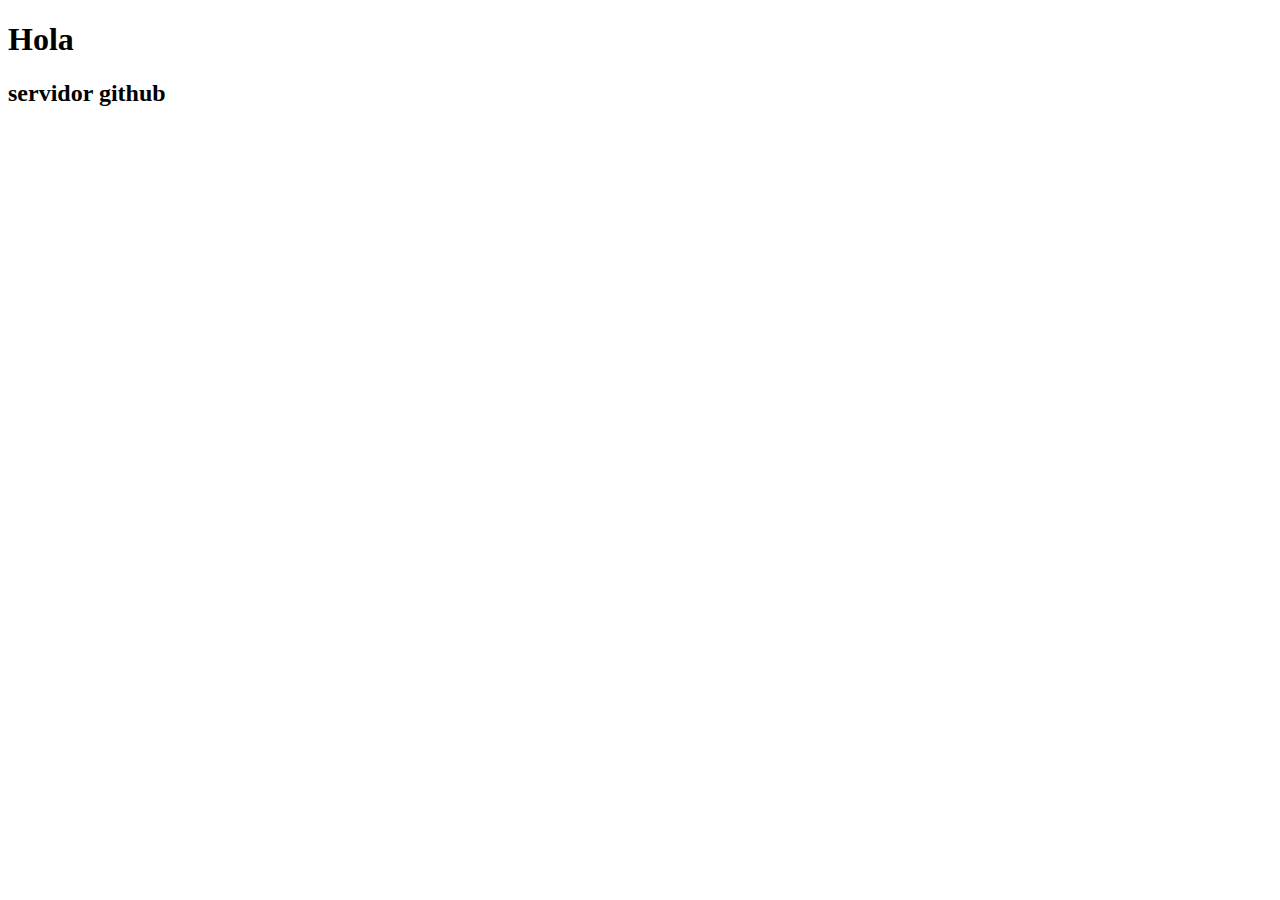
<file: index.html>
<!DOCTYPE html>
<html lang="en">
<head>
    <meta charset="UTF-8">
    <meta name="viewport" content="width=device-width, initial-scale=1.0">
    <title>Proyect</title>
</head>
<body>
    
    <div class="principal">
        <h1>Hola</h1>
        <h2>servidor github</h2>
    </div>

</body>
</html>
</file>
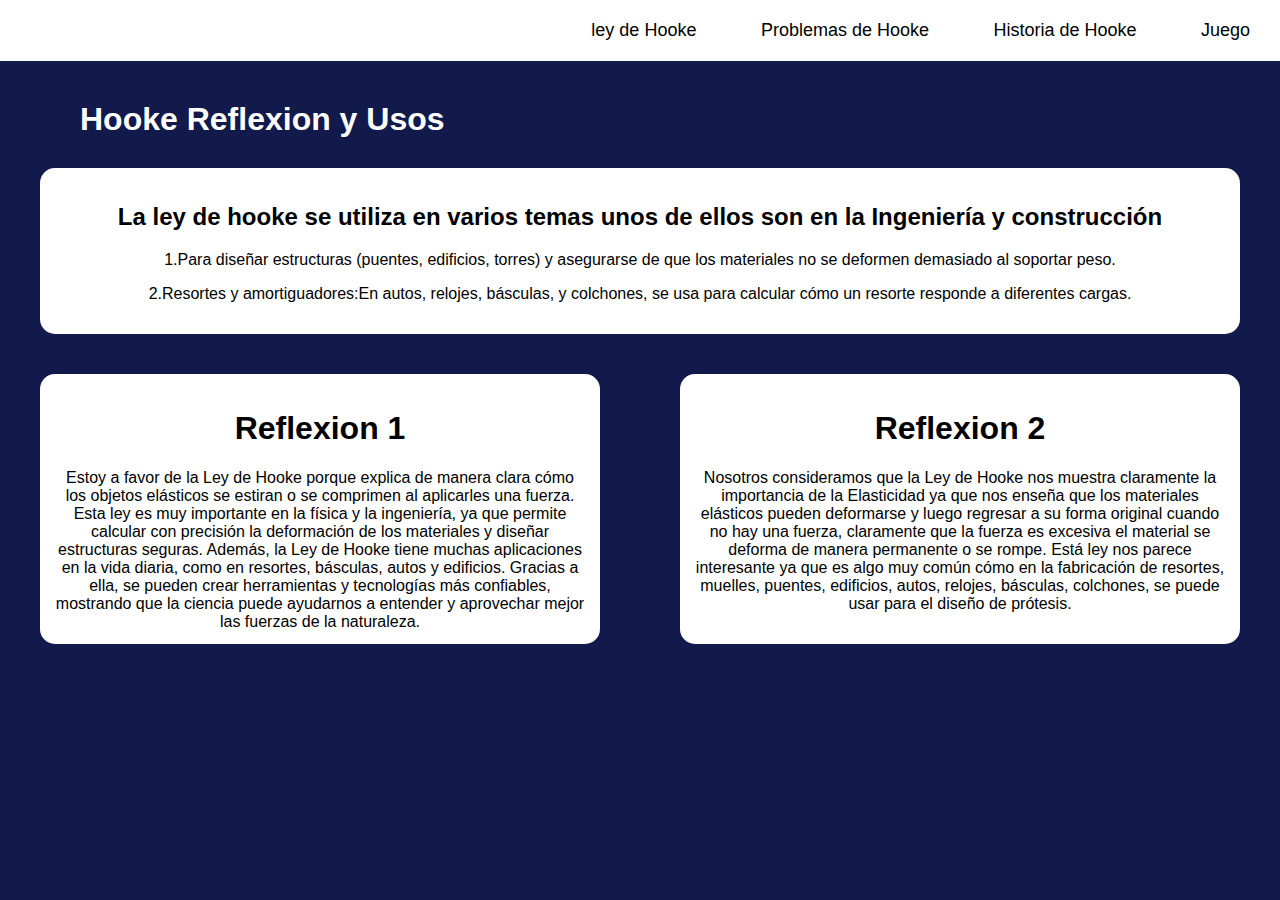
<file: Historia_hooke.html>
<!DOCTYPE html>
<html lang="en">
<head>
    <meta charset="UTF-8">
    <meta name="viewport" content="width=device-width, initial-scale=1.0">
    <title>Proyecto</title>
    <link rel="stylesheet" href="Style3.css">
</head>
<body>
    
    <div class="principal">
       <nav class="menu">
        <ul>
            <li><a href="index.html">ley de Hooke</a></li>
            <li><a href="Problemas_hooke.html">Problemas de Hooke</a></li>
            <li><a href="Historia_hooke.html">Historia de Hooke</a></li>
            <li><a href="Juegos.html">Juego</a></li>
        </ul>
       </nav>
       <div class="Titulo">
            <h1>Hooke Reflexion y Usos</h1>
       </div>
       <div class="Info_sesion">
            <h2>La ley de hooke se utiliza en varios temas unos de ellos son en la Ingeniería y construcción</h2>
            <p>1.Para diseñar estructuras (puentes, edificios, torres) y asegurarse de que los materiales no se deformen demasiado al soportar peso.</p>
            <p>2.Resortes y amortiguadores:En autos, relojes, básculas, y colchones, se usa para calcular cómo un resorte responde a diferentes cargas.</p>
       </div>
       <div class="reflexion">
          <div class="caja">
                <h1>Reflexion 1</h1>
                <p>Estoy a favor de la Ley de Hooke porque explica de manera clara cómo los objetos elásticos se estiran o se comprimen al aplicarles una fuerza. Esta ley es muy importante en la física y la ingeniería, ya que permite calcular con precisión la deformación de los materiales y diseñar estructuras seguras.

                Además, la Ley de Hooke tiene muchas aplicaciones en la vida diaria, como en resortes, básculas, autos y edificios. Gracias a ella, se pueden crear herramientas y tecnologías más confiables, mostrando que la ciencia puede ayudarnos a entender y aprovechar mejor las fuerzas de la naturaleza.</p>
          </div>
          <div class="caja">
                <h1>Reflexion 2</h1>
                <p>Nosotros consideramos que la Ley de Hooke nos muestra claramente la importancia de la Elasticidad ya que nos enseña que los materiales elásticos pueden deformarse y luego regresar a su forma original cuando no hay una fuerza, claramente que la fuerza es excesiva el material se deforma de manera permanente o se rompe. Está ley nos parece interesante ya que es algo muy común cómo en la fabricación de resortes, muelles, puentes, edificios, autos, relojes, básculas, colchones, se puede usar para el diseño de prótesis.</p>
          </div>
       </div>
    </div>

</body>
</html>
</file>
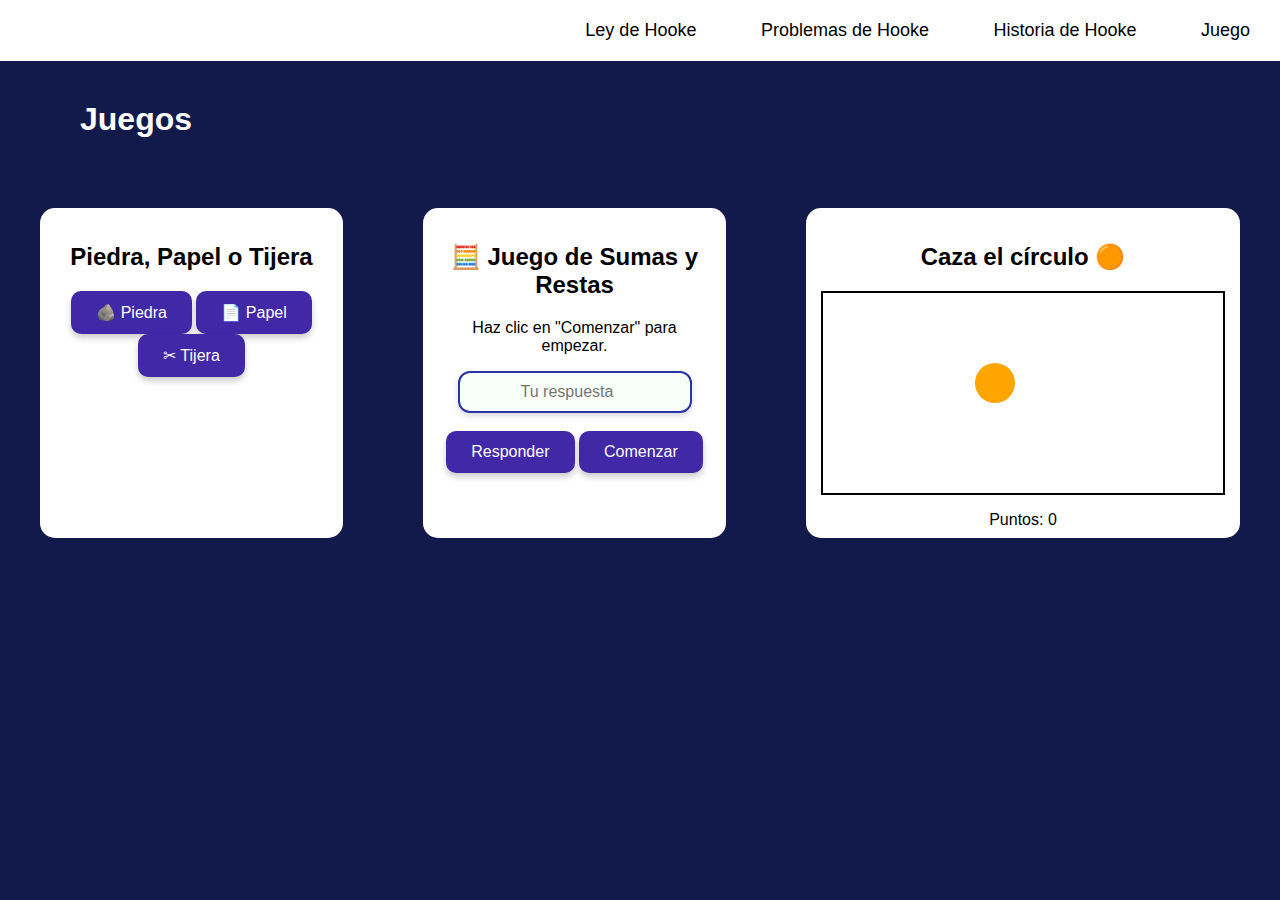
<file: Juegos.html>
<!DOCTYPE html>
<html lang="es">
<head>
    <meta charset="UTF-8">
    <meta name="viewport" content="width=device-width, initial-scale=1.0">
    <title>Proyecto</title>
    <link rel="stylesheet" href="Style4.css">
</head>
<body>
    <div class="principal">
       <nav class="menu">
        <ul>
            <li><a href="index.html">Ley de Hooke</a></li>
            <li><a href="Problemas_hooke.html">Problemas de Hooke</a></li>
            <li><a href="Historia_hooke.html">Historia de Hooke</a></li>
            <li><a href="Juegos.html">Juego</a></li>
        </ul>
       </nav>

       <div class="Titulo">
            <h1>Juegos</h1>
       </div>

       <div class="Juego">

          <div class="juego1">
            <h2>Piedra, Papel o Tijera</h2>
            <button class="boton" onclick="jugar('piedra')">🪨 Piedra</button>
            <button class="boton" onclick="jugar('papel')">📄 Papel</button>
            <button class="boton" onclick="jugar('tijera')">✂ Tijera</button>
            <p id="resultado"></p>
          </div>

          <div class="juego1">
                <h2>🧮 Juego de Sumas y Restas</h2>
                <p id="pregunta">Haz clic en "Comenzar" para empezar.</p>
                <input type="number" id="respuesta" placeholder="Tu respuesta" class="campo-respuesta">
                <br><br>
                <button class="boton" onclick="verificar()">Responder</button>
                <button class="boton" onclick="comenzar()">Comenzar</button>
                <p id="resultadoo"></p>
          </div>

          <div class="juego1">
            <h2>Caza el círculo 🟠</h2>
            <div id="juego" style="width:400px;height:200px;border:2px solid black;position:relative;"></div>
            <p id="puntos">Puntos: 0</p>
          </div>
       </div>
    </div>

    <script>
        function jugar(eleccion) {
            const opciones = ['piedra', 'papel', 'tijera'];
            const pc = opciones[Math.floor(Math.random() * 3)];
            let resultado = '';

            if (eleccion === pc) resultado = '🤝 Empate';
            else if (
                (eleccion === 'piedra' && pc === 'tijera') ||
                (eleccion === 'papel' && pc === 'piedra') ||
                (eleccion === 'tijera' && pc === 'papel')
            ) resultado = '🎉 Ganaste';
            else resultado = '😢 Perdiste';

            document.getElementById("resultado").textContent =
                `Tú: ${eleccion} | PC: ${pc} → ${resultado}`;
        }

        let puntos = 0;
        const area = document.getElementById("juego");

        function crearCirculo() {
            const circle = document.createElement("div");
            const size = 40;
            circle.style.width = size + "px";
            circle.style.height = size + "px";
            circle.style.borderRadius = "50%";
            circle.style.background = "orange";
            circle.style.position = "absolute";
            circle.style.left = Math.random() * (400 - size) + "px";
            circle.style.top = Math.random() * (200 - size) + "px";

            circle.onclick = () => {
                puntos++;
                document.getElementById("puntos").textContent = "Puntos: " + puntos;
                circle.remove();
                crearCirculo();
            };

            area.innerHTML = "";
            area.appendChild(circle);
        }

        crearCirculo();

        let num1, num2, operacion, puntoss = 0, preguntaActual = 0;

        function comenzar() {
            puntoss = 0;
            preguntaActual = 0;
            document.getElementById("resultadoo").textContent = "";
            nuevaPregunta();
        }

        function nuevaPregunta() {
            if (preguntaActual < 5) {
                num1 = Math.floor(Math.random() * 10) + 1;
                num2 = Math.floor(Math.random() * 10) + 1;
                operacion = Math.floor(Math.random() * 2);
                let simbolo = operacion === 0 ? "+" : "-";
                document.getElementById("pregunta").textContent =
                    `Pregunta ${preguntaActual + 1}: ${num1} ${simbolo} ${num2} = ?`;
                document.getElementById("respuesta").value = "";
                preguntaActual++;
            } else {
                document.getElementById("pregunta").textContent = "Juego terminado 🎉";
                document.getElementById("resultadoo").textContent =
                    `Tu puntuación final es: ${puntoss} de 5.`;
            }
        }

        function verificar() {
            if (preguntaActual <= 5) {
                let res = parseInt(document.getElementById("respuesta").value);
                let correcta = operacion === 0 ? num1 + num2 : num1 - num2;

                if (res === correcta) {
                    puntoss++;
                    document.getElementById("resultadoo").textContent = "✅ ¡Correcto!";
                } else {
                    document.getElementById("resultadoo").textContent =
                        `❌ Incorrecto. La respuesta correcta era ${correcta}.`;
                }

                setTimeout(nuevaPregunta, 1000);
            }
        }
    </script>
</body>
</html>
</file>
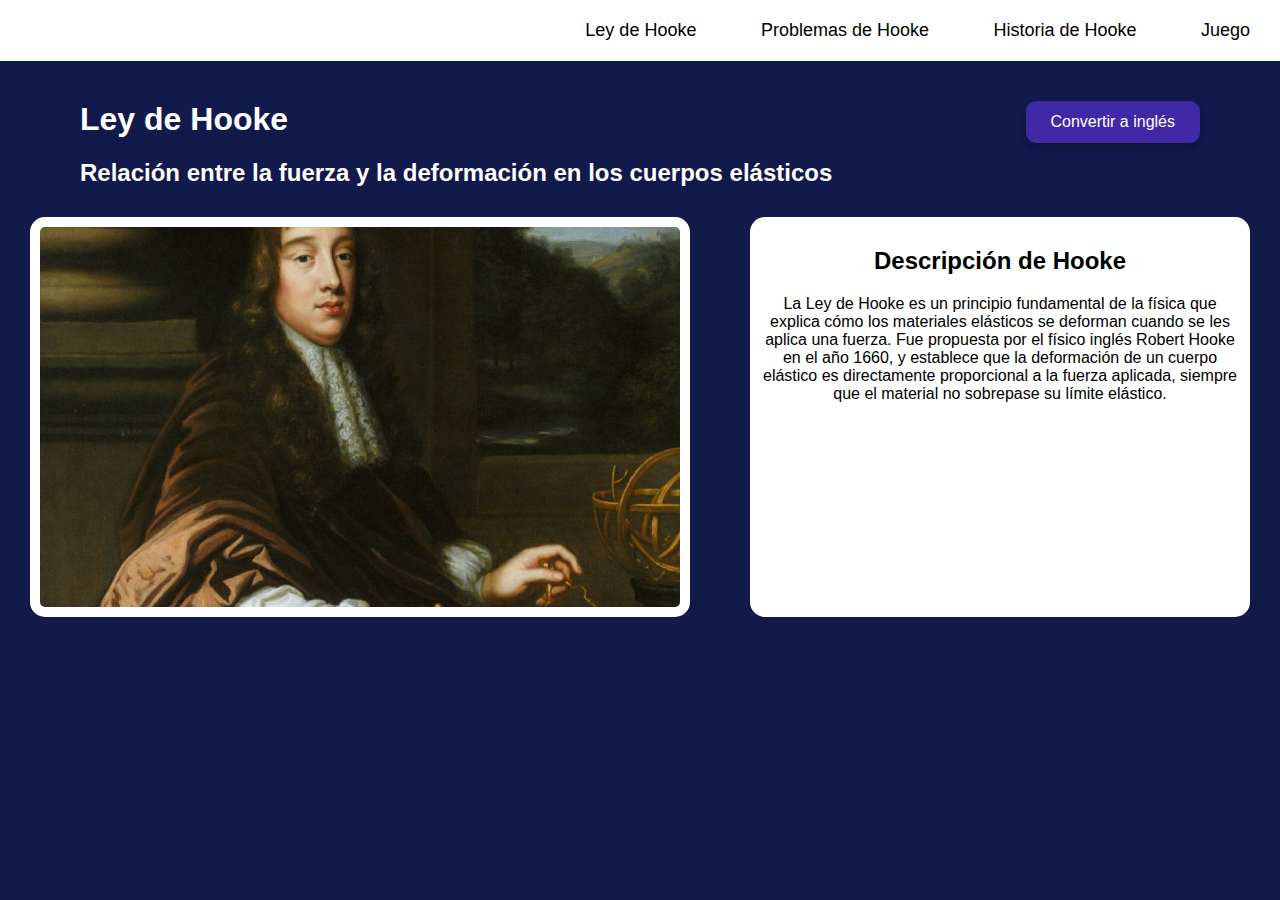
<file: Ley_hooke.html>
<!DOCTYPE html> <!-- Indica que el documento es HTML5 -->
<html lang="es"> <!-- Establece que el idioma de la página es español -->
<head>
    <meta charset="UTF-8"> <!-- Define el tipo de codificación de caracteres (UTF-8 soporta acentos y caracteres especiales) -->
    <meta name="viewport" content="width=device-width, initial-scale=1.0"> <!-- Hace que el sitio sea adaptable a pantallas pequeñas (como celulares) -->
    <title>Proyecto</title> <!-- Título que aparecerá en la pestaña del navegador -->
    <link rel="stylesheet" href="Style1.css"> <!-- Enlaza el archivo externo de estilos CSS -->
</head>

<body> <!-- Cuerpo principal del documento HTML -->
    
    <div class="principal"> <!-- Contenedor principal que agrupa todo el contenido -->

       <!-- Menú de navegación -->
       <nav class="menu"> <!-- Etiqueta de navegación -->
        <ul> <!-- Lista desordenada que contiene los enlaces -->
            <li><a href="Ley_hooke.html">Ley de Hooke</a></li> <!-- Enlace a la página "Ley de Hooke" -->
            <li><a href="Problemas_hooke.html">Problemas de Hooke</a></li> <!-- Enlace a problemas -->
            <li><a href="Historia_hooke.html">Historia de Hooke</a></li> <!-- Enlace a la historia -->
            <li><a href="Juegos.html">Juego</a></li> <!-- Enlace al juego -->
        </ul>
       </nav>

       <!-- Sección del título principal -->
       <div class="Titulo">
            <button id="traducir" class="boton">Convertir a inglés</button> <!-- Botón para cambiar el idioma -->
            <h1 id="titulo">Ley de Hooke</h1> <!-- Título principal -->
            <h2 id="subtitulo">Relación entre la fuerza y la deformación en los cuerpos elásticos</h2> <!-- Subtítulo -->
       </div>

       <!-- Sección descriptiva con imagen y texto -->
       <div class="Descripción">
            <!-- Imagen de Robert Hooke -->
            <img class="info" src="img/Imagen de WhatsApp 2025-11-04 a las 21.15.35_7b7cb1d9.jpg" alt="Robert Hooke"> <!-- Imagen con clase 'info' y texto alternativo -->
            
            <!-- Texto descriptivo -->
            <div class="info">
                <h2 id="descripcionTitulo">Descripción de Hooke</h2> <!-- Subtítulo de la descripción -->
                <p id="descripcionTexto">
                    <!-- Párrafo explicativo de la Ley de Hooke -->
                    La Ley de Hooke es un principio fundamental de la física que explica cómo los materiales elásticos se deforman cuando se les aplica una fuerza. 
                    Fue propuesta por el físico inglés Robert Hooke en el año 1660, y establece que la deformación de un cuerpo elástico es directamente proporcional a la fuerza aplicada, 
                    siempre que el material no sobrepase su límite elástico.
                </p>
            </div>
       </div> <!-- Fin de la sección de descripción -->
    </div> <!-- Fin del contenedor principal -->

    <!-- Sección de script JavaScript -->
    <script>
        const boton = document.getElementById("traducir"); 
        // Se obtiene el botón por su ID para poder usarlo en el script

        boton.addEventListener("click", () => {
            // Se agrega un "escuchador de eventos" que detecta cuando el usuario hace clic en el botón

            const idioma = document.documentElement.lang;
            // Se obtiene el idioma actual de la página (atributo "lang" del elemento <html>)

            if (idioma === "es") {
                // Si el idioma actual es español, cambia todo el contenido al inglés

                document.documentElement.lang = "en"; // Cambia el idioma del documento a inglés
                boton.textContent = "Convert to Spanish"; // Cambia el texto del botón

                // Traducción del contenido al inglés
                document.getElementById("titulo").textContent = "Hooke's Law"; 
                document.getElementById("subtitulo").textContent = "Relationship between force and deformation in elastic bodies";
                document.getElementById("descripcionTitulo").textContent = "Description of Hooke";
                document.getElementById("descripcionTexto").textContent = 
                    "Hooke's Law is a fundamental principle of physics that explains how elastic materials deform when a force is applied to them. It was proposed by the English physicist Robert Hooke in 1660 and states that the deformation of an elastic body is directly proportional to the applied force, as long as the material does not exceed its elastic limit.";
            } else {
                // Si el idioma actual NO es español (es inglés), vuelve a cambiar al español

                document.documentElement.lang = "es"; // Cambia el idioma del documento a español
                boton.textContent = "Convertir a inglés"; // Cambia el texto del botón nuevamente

                // Traducción del contenido al español
                document.getElementById("titulo").textContent = "Ley de Hooke";
                document.getElementById("subtitulo").textContent = "Relación entre la fuerza y la deformación en los cuerpos elásticos";
                document.getElementById("descripcionTitulo").textContent = "Descripción de Hooke";
                document.getElementById("descripcionTexto").textContent = 
                    "La Ley de Hooke es un principio fundamental de la física que explica cómo los materiales elásticos se deforman cuando se les aplica una fuerza. Fue propuesta por el físico inglés Robert Hooke en el año 1660, y establece que la deformación de un cuerpo elástico es directamente proporcional a la fuerza aplicada, siempre que el material no sobrepase su límite elástico.";
            }
        });
    </script> <!-- Fin del script -->

</body>
</html> <!-- Fin del documento HTML -->
</file>
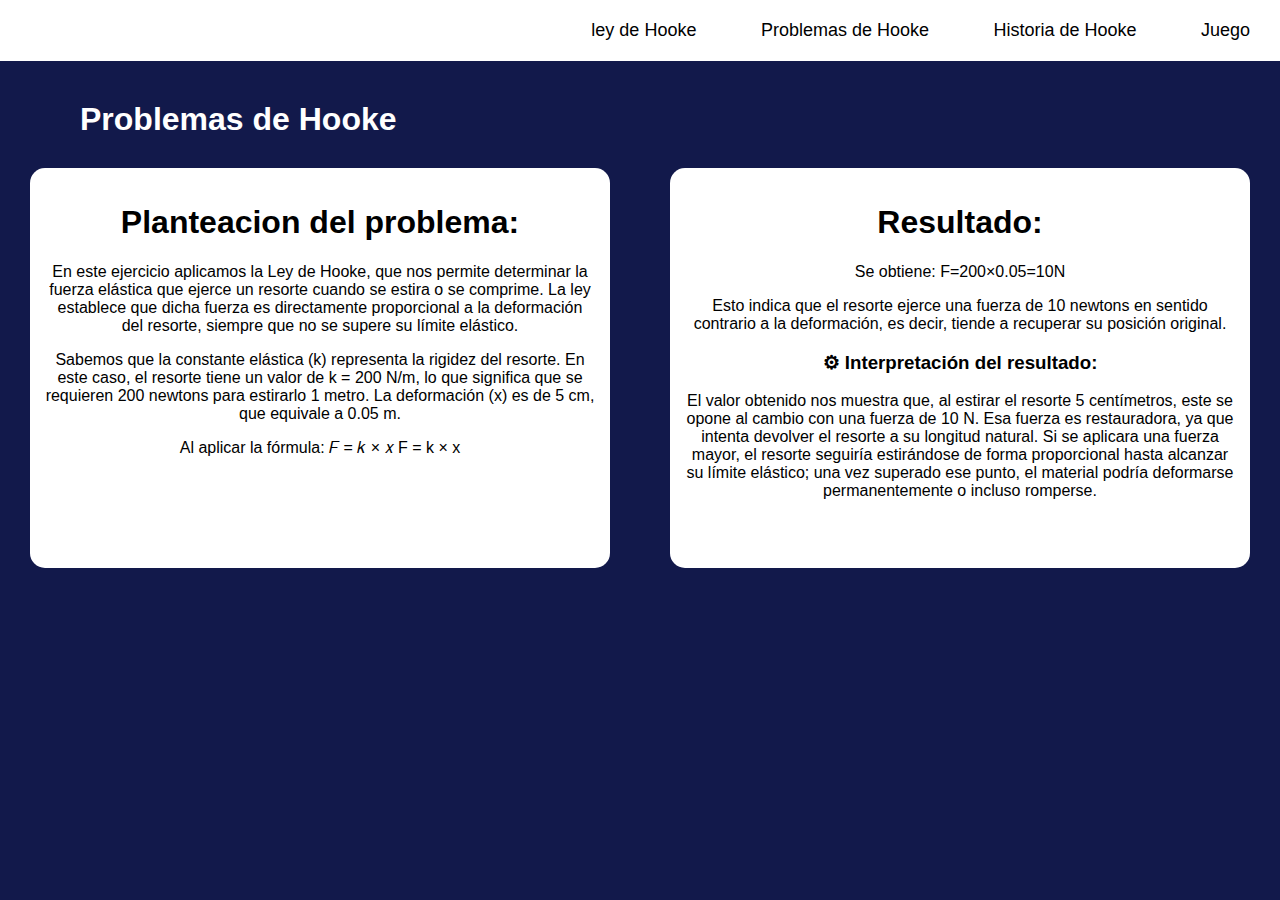
<file: Problemas_hooke.html>
<!DOCTYPE html>  
<!-- Declara que este documento es un archivo HTML5 -->

<html lang="en">
<!-- Define el idioma principal de la página como inglés -->

<head>
    <meta charset="UTF-8">
    <!-- Especifica la codificación de caracteres (permite usar tildes y ñ) -->
    <meta name="viewport" content="width=device-width, initial-scale=1.0">
    <!-- Asegura que la página sea adaptable a pantallas de distintos tamaños (responsive)-->
 <title>Proyecto</title>
    <!-- Título que se muestra en la pestaña del navegador -->
    <link rel="stylesheet" href="Style2.css">
    <!-- Enlaza el archivo externo de estilos CSS -->
</head>

<body>
<!-- Comienza el contenido visible de la página -->

    <div class="principal">
    <!-- Contenedor principal que agrupa todo el contenido -->

       <nav class="menu">
       <!-- Sección de navegación del sitio (menú principal) -->

        <ul>
        <!-- Lista no ordenada que contiene los enlaces del menú -->

            <li><a href="Ley_hooke.html">ley de Hooke</a></li>
            <!-- Enlace hacia la página sobre la Ley de Hooke -->

            <li><a href="Problemas_hooke.html">Problemas de Hooke</a></li>
            <!-- Enlace hacia la página actual (problemas relacionados) -->

            <li><a href="Historia_hooke.html">Historia de Hooke</a></li>
            <!-- Enlace hacia la página de historia -->

            <li><a href="Juegos.html">Juego</a></li>
            <!-- Enlace hacia la página del juego -->
        </ul>
       </nav>
       <!-- Cierra la barra de navegación -->

       <div class="Titulo">
       <!-- Sección del título principal de la página -->

           <h1>Problemas de Hooke</h1>
           <!-- Encabezado que indica el tema principal -->
       </div>

       <div class="Contenido">
       <!-- Contenedor general para el contenido principal -->

            <div class="Info">
            <!-- Primera sección de información -->

                <h1>Planteacion del problema:</h1>
                <!-- Subtítulo que introduce el problema -->

                <p>
                En este ejercicio aplicamos la Ley de Hooke, que nos permite determinar la fuerza elástica que ejerce un resorte cuando se estira o se comprime. La ley establece que dicha fuerza es directamente proporcional a la deformación del resorte, siempre que no se supere su límite elástico.
                </p>
                <!-- Párrafo explicando el contexto del problema -->

                <p>
                Sabemos que la constante elástica (k) representa la rigidez del resorte. En este caso, el resorte tiene un valor de k = 200 N/m, lo que significa que se requieren 200 newtons para estirarlo 1 metro.
                La deformación (x) es de 5 cm, que equivale a 0.05 m.
                </p>
                <!-- Segundo párrafo con datos del ejercicio -->

                <p>
                    Al aplicar la fórmula:
                    𝐹 = 𝑘 × 𝑥
                    F = k × x
                </p>
                <!-- Muestra la ecuación de la Ley de Hooke -->
            </div>

            <div class="Info">
            <!-- Segunda sección de información -->

                <h1>Resultado:</h1>
                <!-- Encabezado para mostrar el resultado -->

                <p>
                   Se obtiene: F=200×0.05=10N
                </p>
                <!-- Resultado del cálculo -->

                <p>
                    Esto indica que el resorte ejerce una fuerza de 10 newtons en sentido contrario a la deformación, es decir, tiende a recuperar su posición original.
                </p>
                <!-- Explicación breve del resultado -->

                <h3>
                    ⚙ Interpretación del resultado:
                </h3>
                <!-- Subtítulo con ícono para interpretación -->

                <p>
                El valor obtenido nos muestra que, al estirar el resorte 5 centímetros, este se opone al cambio con una fuerza de 10 N.
                Esa fuerza es restauradora, ya que intenta devolver el resorte a su longitud natural. Si se aplicara una fuerza mayor, el resorte seguiría estirándose de forma proporcional hasta alcanzar su límite elástico; una vez superado ese punto, el material podría deformarse permanentemente o incluso romperse.
                </p>
                <!-- Interpretación física y conceptual del resultado -->
            </div>
       </div>
       <!-- Cierre del contenedor de contenido principal -->
    </div>
    <!-- Cierre del contenedor principal -->

</body>
<!-- Cierre del cuerpo del documento -->

</html>
<!-- Cierre del documento HTML -->
</file>
<file: Style3.css>
/* ======== ESTILO GENERAL DEL DOCUMENTO ======== */
body {
  font-family: Arial, sans-serif;   /* Define una fuente clara y sin serifas */
  margin: 0;                        /* Elimina los márgenes del navegador */
  background-color: #12194b;        /* Fija un color de fondo azul oscuro */
}

/* ======== MENÚ DE NAVEGACIÓN SUPERIOR ======== */
.menu {
  background-color: #ffffff;        /* Fondo blanco del menú */
  text-align: right;                /* Alinea los elementos del menú a la derecha */
  padding: 20px 0;                  /* Agrega espacio arriba y abajo del menú */
}

/* Quita las viñetas y márgenes por defecto de la lista */
.menu ul {
  list-style: none;
  margin: 0;
  padding: 0;
}

/* Los elementos <li> del menú se colocan uno al lado del otro */
.menu li {
  display: inline-block;
  margin: 0 15px;                   /* Espaciado horizontal entre los botones del menú */
}

/* Enlaces dentro del menú */
.menu a {
  color: rgb(0, 0, 0);              /* Texto negro */
  text-decoration: none;            /* Quita el subrayado */
  font-size: 18px;                  /* Tamaño de texto de los enlaces */
  padding: 8px 15px;                /* Espaciado interno */
  transition: background 0.3s, color 0.3s; /* Transición suave para hover */
}

/* Efecto al pasar el cursor sobre los enlaces del menú */
.menu a:hover {
  background-color: rgb(13, 10, 37); /* Fondo azul oscuro al pasar el mouse */
  color: #ffffff;                    /* Texto blanco */
  border-radius: 5px;                /* Bordes redondeados para suavizar el efecto */
}

/* ======== TÍTULO PRINCIPAL ======== */
.Titulo {
  margin-left: 80px;                 /* Margen izquierdo */
  margin-right: 80px;                /* Margen derecho */
  margin-top: 40px;                  /* Espacio arriba del título */
  margin-bottom: 30px;               /* Espacio debajo del título */
  color: #ffffff;                    /* Color del texto (blanco sobre fondo oscuro) */
}

/* ======== CAJA DE INFORMACIÓN GENERAL ======== */
.Info_sesion {
  border-radius: 15px;               /* Bordes redondeados */
  background-color: rgb(255, 255, 255); /* Fondo blanco */
  padding: 15px;                     /* Espaciado interno */
  margin-left: 40px;                 /* Margen izquierdo */
  margin-right: 40px;                /* Margen derecho */
  text-align: center;                /* Centra el texto dentro de la caja */
}

/* ======== SECCIÓN DE REFLEXIÓN ======== */
.reflexion {
  display: flex;                     /* Activa flexbox para organizar el contenido */
  flex-direction: row;               /* Coloca los elementos en fila horizontal */
  justify-content: space-between;    /* Deja espacio igual entre las cajas */
  align-items: stretch;              /* Hace que las cajas tengan la misma altura */
  height: 350px;                     /* Define una altura fija */
}

/* ======== CAJAS INDIVIDUALES DENTRO DE REFLEXIÓN ======== */
.caja {
  width: 100%;                       /* Ocupa todo el ancho disponible */
  border-radius: 15px;               /* Bordes redondeados */
  background-color: rgb(255, 255, 255); /* Fondo blanco */
  flex-grow: 2;                      /* Permite que crezca proporcionalmente si hay espacio */
  padding: 15px;                     /* Espaciado interno */
  margin: 40px;                      /* Margen externo */
  text-align: center;                /* Centra el texto dentro de la caja */
}
</file>
<file: Style4.css>
/* ======== ESTILO GENERAL ======== */
body {
  font-family: Arial, sans-serif;  /* Fuente limpia y moderna */
  margin: 0;                       /* Elimina los márgenes por defecto del navegador */
  background-color: #12194b;       /* Fondo azul oscuro para contraste */
}

/* ======== MENÚ DE NAVEGACIÓN ======== */
.menu {
  background-color: #ffffff;       /* Fondo blanco para el menú superior */
  text-align: right;               /* Alinea los enlaces a la derecha */
  padding: 20px 0;                 /* Espaciado superior e inferior */
}

/* Elimina viñetas y márgenes del <ul> del menú */
.menu ul {
  list-style: none;
  margin: 0;
  padding: 0;
}

/* Coloca los elementos del menú en línea */
.menu li {
  display: inline-block;
  margin: 0 15px;                 /* Espacio horizontal entre los enlaces */
}

/* Enlaces dentro del menú */
.menu a {
  color: rgb(0, 0, 0);            /* Texto negro */
  text-decoration: none;          /* Quita el subrayado */
  font-size: 18px;                /* Tamaño de letra */
  padding: 8px 15px;              /* Espaciado interno */
  transition: background 0.3s, color 0.3s; /* Transición suave en hover */
}

/* Efecto hover del menú */
.menu a:hover {
  background-color: rgb(13, 10, 37); /* Fondo azul oscuro */
  color: #ffffff;                    /* Texto blanco */
  border-radius: 5px;                /* Bordes redondeados */
}

/* ======== TÍTULO PRINCIPAL ======== */
.Titulo {
  margin-left: 80px;
  margin-right: 80px;
  margin-top: 40px;
  margin-bottom: 30px;
  color: #ffffff;                    /* Texto blanco sobre fondo oscuro */
}

/* ======== SECCIÓN DE JUEGOS ======== */
.Juego {
  display: flex;                     /* Activa flexbox */
  flex-direction: row;               /* Coloca los elementos en fila */
  justify-content: space-between;    /* Espaciado uniforme entre cajas */
  align-items: stretch;              /* Igual altura para las cajas */
  height: 410px;                     /* Altura fija del contenedor */
}

/* ======== CAJA DE CADA JUEGO ======== */
.juego1 {
  width: 100%;                       /* Ocupa todo el espacio disponible */
  border-radius: 15px;               /* Bordes redondeados */
  background-color: rgb(255, 255, 255); /* Fondo blanco */
  flex-grow: 2;                      /* Permite expandirse si hay espacio */
  padding: 15px;                     /* Espaciado interno */
  margin: 40px;                      /* Espaciado externo */
  text-align: center;                /* Centra el contenido */
}

/* ======== BOTONES ======== */
.boton {
  background-color: #4128a7;         /* Azul violeta intenso */
  color: white;                      /* Texto blanco */
  border: none;                      /* Sin borde */
  padding: 12px 25px;                /* Espaciado interno */
  border-radius: 10px;               /* Bordes redondeados */
  font-size: 16px;                   /* Tamaño de texto */
  cursor: pointer;                   /* Cambia el cursor al pasar */
  box-shadow: 0 4px 6px rgba(0,0,0,0.2); /* Sombra para relieve */
  transition: all 0.3s ease;         /* Transiciones suaves */
}

/* Efecto al pasar el cursor sobre el botón */
.boton:hover {
  background-color: #232188;         /* Azul más oscuro */
  transform: scale(1.05);            /* Efecto de aumento leve */
}

/* ======== CAMPO DE RESPUESTA (INPUT) ======== */
.campo-respuesta {
  width: 200px;                      /* Ancho del campo */
  padding: 10px 15px;                /* Espaciado interno */
  font-size: 16px;                   /* Tamaño de texto */
  border: 2px solid #2835a7;         /* Borde azul */
  border-radius: 12px;               /* Bordes redondeados */
  outline: none;                     /* Elimina el borde azul estándar */
  background-color: #f9fff9;         /* Fondo blanco suave */
  box-shadow: 0 3px 6px rgba(0, 0, 0, 0.15); /* Sombra sutil */
  transition: all 0.3s ease;         /* Transiciones suaves */
  text-align: center;                /* Centra el texto dentro del campo */
}

/* Efecto hover del campo */
.campo-respuesta:hover {
  box-shadow: 0 4px 8px rgba(1, 36, 125, 0.745); /* Sombra azul al pasar el mouse */
}

/* Efecto al enfocar el campo (clic dentro) */
.campo-respuesta:focus {
  background-color: #e9ebff;          /* Fondo ligeramente azul */
  border-color: #1e1e7e;              /* Borde más oscuro */
  box-shadow: 0 0 10px rgba(12, 38, 169, 0.6); /* Brillo azul alrededor */
  transform: scale(1.03);             /* Leve aumento visual */
}
</file>
<file: Style1.css>
/* ----- Estilos generales del cuerpo de la página ----- */
body {
  font-family: Arial, sans-serif;   /* Define la fuente principal del texto */
  margin: 0;                        /* Elimina los márgenes por defecto del navegador */
  background-color: #12194b;        /* Asigna un color de fondo azul oscuro */
}

/* ----- Estilo del menú de navegación ----- */
.menu {
  background-color: #ffffff;        /* Fondo blanco para la barra del menú */
  text-align: right;                /* Alinea los elementos del menú hacia la derecha */
  padding: 20px 0;                  /* Espaciado vertical (arriba y abajo) del menú */
}

/* ----- Lista dentro del menú ----- */
.menu ul {
  list-style: none;                 /* Elimina los puntos o números de la lista */
  margin: 0;                        /* Quita el margen por defecto */
  padding: 0;                       /* Quita el relleno interno por defecto */
}

/* ----- Elementos individuales del menú (li) ----- */
.menu li {
  display: inline-block;            /* Coloca los elementos en línea (uno al lado del otro) */
  margin: 0 15px;                   /* Espacio horizontal entre los enlaces del menú */
}

/* ----- Enlaces dentro del menú ----- */
.menu a {
  color: rgb(0, 0, 0);              /* Texto negro */
  text-decoration: none;            /* Quita el subrayado del enlace */
  font-size: 18px;                  /* Tamaño del texto */
  padding: 8px 15px;                /* Espaciado interno para aumentar el área clicable */
  transition: background 0.3s, color 0.3s;  /* Transición suave al pasar el mouse */
}

/* ----- Efecto al pasar el mouse por encima del enlace ----- */
.menu a:hover {
  background-color: rgb(32, 24, 97);  /* Cambia el fondo a un azul más oscuro */
  color: #ffffff;                     /* Cambia el color del texto a blanco */
  border-radius: 5px;                 /* Redondea las esquinas del fondo */
}

/* ----- Estilo del contenedor del título principal ----- */
.Titulo {
  margin-left: 80px;                 /* Espacio a la izquierda */
  margin-right: 80px;                /* Espacio a la derecha */
  margin-top: 40px;                  /* Espacio arriba */
  margin-bottom: 30px;               /* Espacio abajo */
  color: #ffffff;                    /* Texto blanco */
}

/* ----- Contenedor principal de la descripción ----- */
.Descripción {
  display: flex;                     /* Usa el modelo flexbox para distribuir elementos */
  flex-direction: row;               /* Coloca los elementos hijos en una fila horizontal */
  justify-content: space-between;    /* Separa los elementos dejando espacio entre ellos */
  align-items: stretch;              /* Ajusta la altura de los elementos para que coincidan */
  height: 400px;                     /* Altura total del bloque */
}

/* ----- Estilo general de los elementos informativos ----- */
.info {
  width: 50%;                        /* Ocupa la mitad del ancho del contenedor */
  border-radius: 15px;               /* Bordes redondeados */
  background-color: rgb(255, 255, 255); /* Fondo blanco */
  flex-grow: 2;                      /* Permite que crezca si hay espacio disponible */
  margin-left: 30px;                 /* Margen a la izquierda */
  margin-right: 30px;                /* Margen a la derecha */
  padding: 10px;                     /* Relleno interno */
  text-align: center;                /* Centra el texto dentro del contenedor */
}

/* ----- Imagen dentro del bloque informativo ----- */
.info img {
  width: 100%;                       /* Hace que la imagen ocupe todo el ancho del contenedor */
}

/* ----- Estilo general para los botones personalizados ----- */
.boton {
  background-color: #4128a7;         /* Color de fondo morado oscuro */
  color: white;                      /* Texto blanco */
  border: none;                      /* Quita el borde por defecto */
  padding: 12px 25px;                /* Espaciado interno del botón */
  border-radius: 10px;               /* Bordes redondeados */
  font-size: 16px;                   /* Tamaño del texto */
  cursor: pointer;                   /* Cambia el cursor a una mano al pasar por encima */
  box-shadow: 0 4px 6px rgba(0,0,0,0.2);  /* Agrega una ligera sombra debajo */
  transition: all 0.3s ease;         /* Transición suave para cambios visuales */
  float: right;
}

/* ----- Efecto al pasar el cursor sobre el botón ----- */
.boton:hover {
  background-color: #232188;         /* Cambia el color del fondo a un tono más oscuro */
  transform: scale(1.05);            /* Aumenta ligeramente el tamaño para dar efecto de clic */
}
</file>
<file: Style2.css>
/* ----- Estilo general del cuerpo ----- */
body {
  font-family: Arial, sans-serif;   /* Fuente limpia y legible */
  margin: 0;                        /* Elimina los márgenes del navegador */
  background-color: #12194b;        /* Fondo azul oscuro */
}

/* ----- Barra de navegación superior ----- */
.menu {
  background-color: #ffffff;        /* Fondo blanco */
  text-align: right;                /* Enlaces alineados a la derecha */
  padding: 20px 0;                  /* Espaciado vertical */
}

/* Quita viñetas y espacio a la lista del menú */
.menu ul {
  list-style: none;
  margin: 0;
  padding: 0;
}

/* Muestra los elementos del menú uno al lado del otro */
.menu li {
  display: inline-block;
  margin: 0 15px;
}

/* Estilos de los enlaces del menú */
.menu a {
  color: rgb(0, 0, 0);              /* Texto negro */
  text-decoration: none;            /* Sin subrayado */
  font-size: 18px;                  /* Tamaño de texto */
  padding: 8px 15px;                /* Relleno interno */
  transition: background 0.3s, color 0.3s;  /* Transición suave */
}

/* Efecto hover (al pasar el cursor) */
.menu a:hover {
  background-color: rgb(13, 10, 37); /* Azul más oscuro */
  color: #ffffff;                    /* Texto blanco */
  border-radius: 5px;                /* Bordes redondeados */
}

/* ----- Título principal de la sección ----- */
.Titulo {
  margin-left: 80px;
  margin-right: 80px;
  margin-top: 40px;
  margin-bottom: 30px;
  color: #ffffff;                   /* Texto blanco sobre fondo azul */
}

/* ----- Contenedor principal del contenido ----- */
.Contenido {
  display: flex;                    /* Activa flexbox */
  flex-direction: row;              /* Distribuye en fila horizontal */
  justify-content: space-between;   /* Espacio entre los elementos */
  align-items: stretch;             /* Igual altura para ambos cuadros */
  height: 400px;                    /* Altura total fija */
}

/* ----- Tarjetas de información ----- */
.Info {
  width: 100%;                      /* Ocupa todo el ancho disponible */
  border-radius: 15px;              /* Bordes redondeados */
  background-color: rgb(255, 255, 255); /* Fondo blanco */
  flex-grow: 2;                     /* Permite expandirse */
  padding: 15px;                    /* Relleno interno */
  margin-left: 30px;
  margin-right: 30px;
  text-align: center;               /* Centra el texto */
}
</file>
